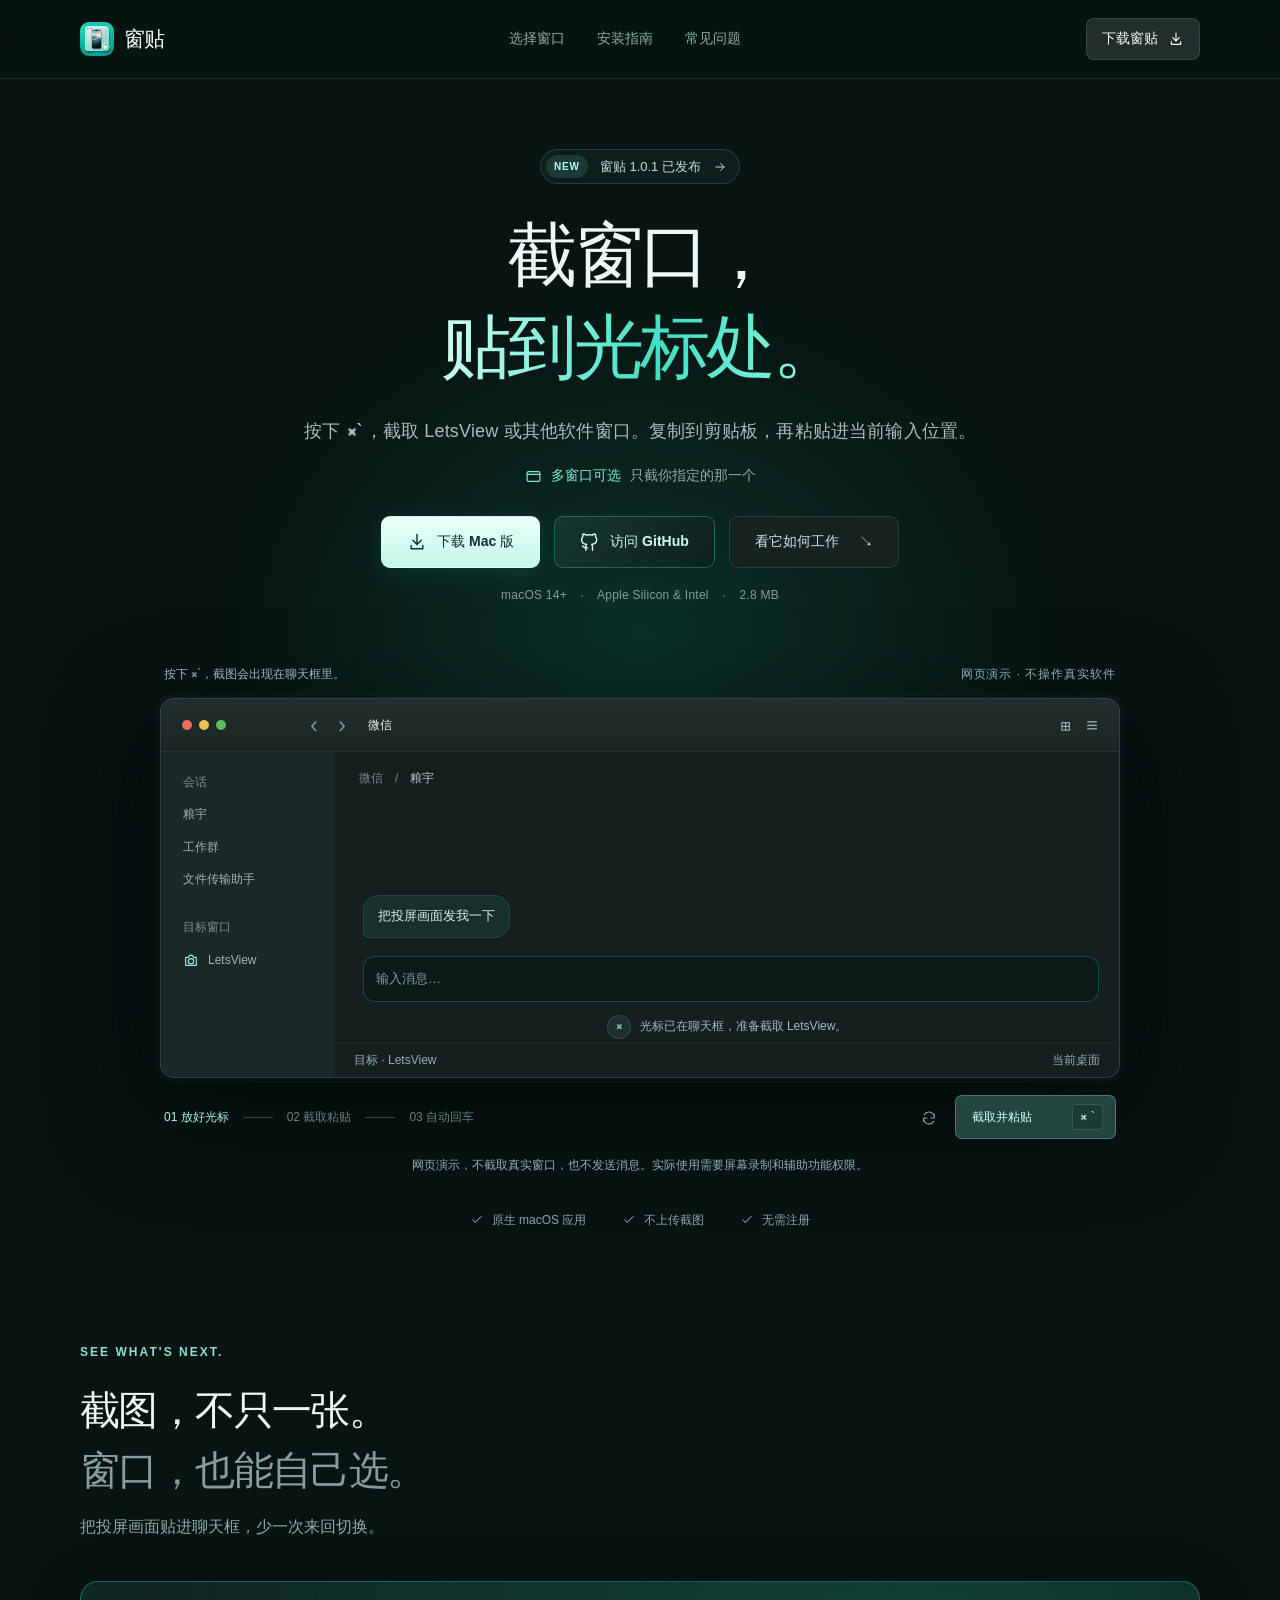
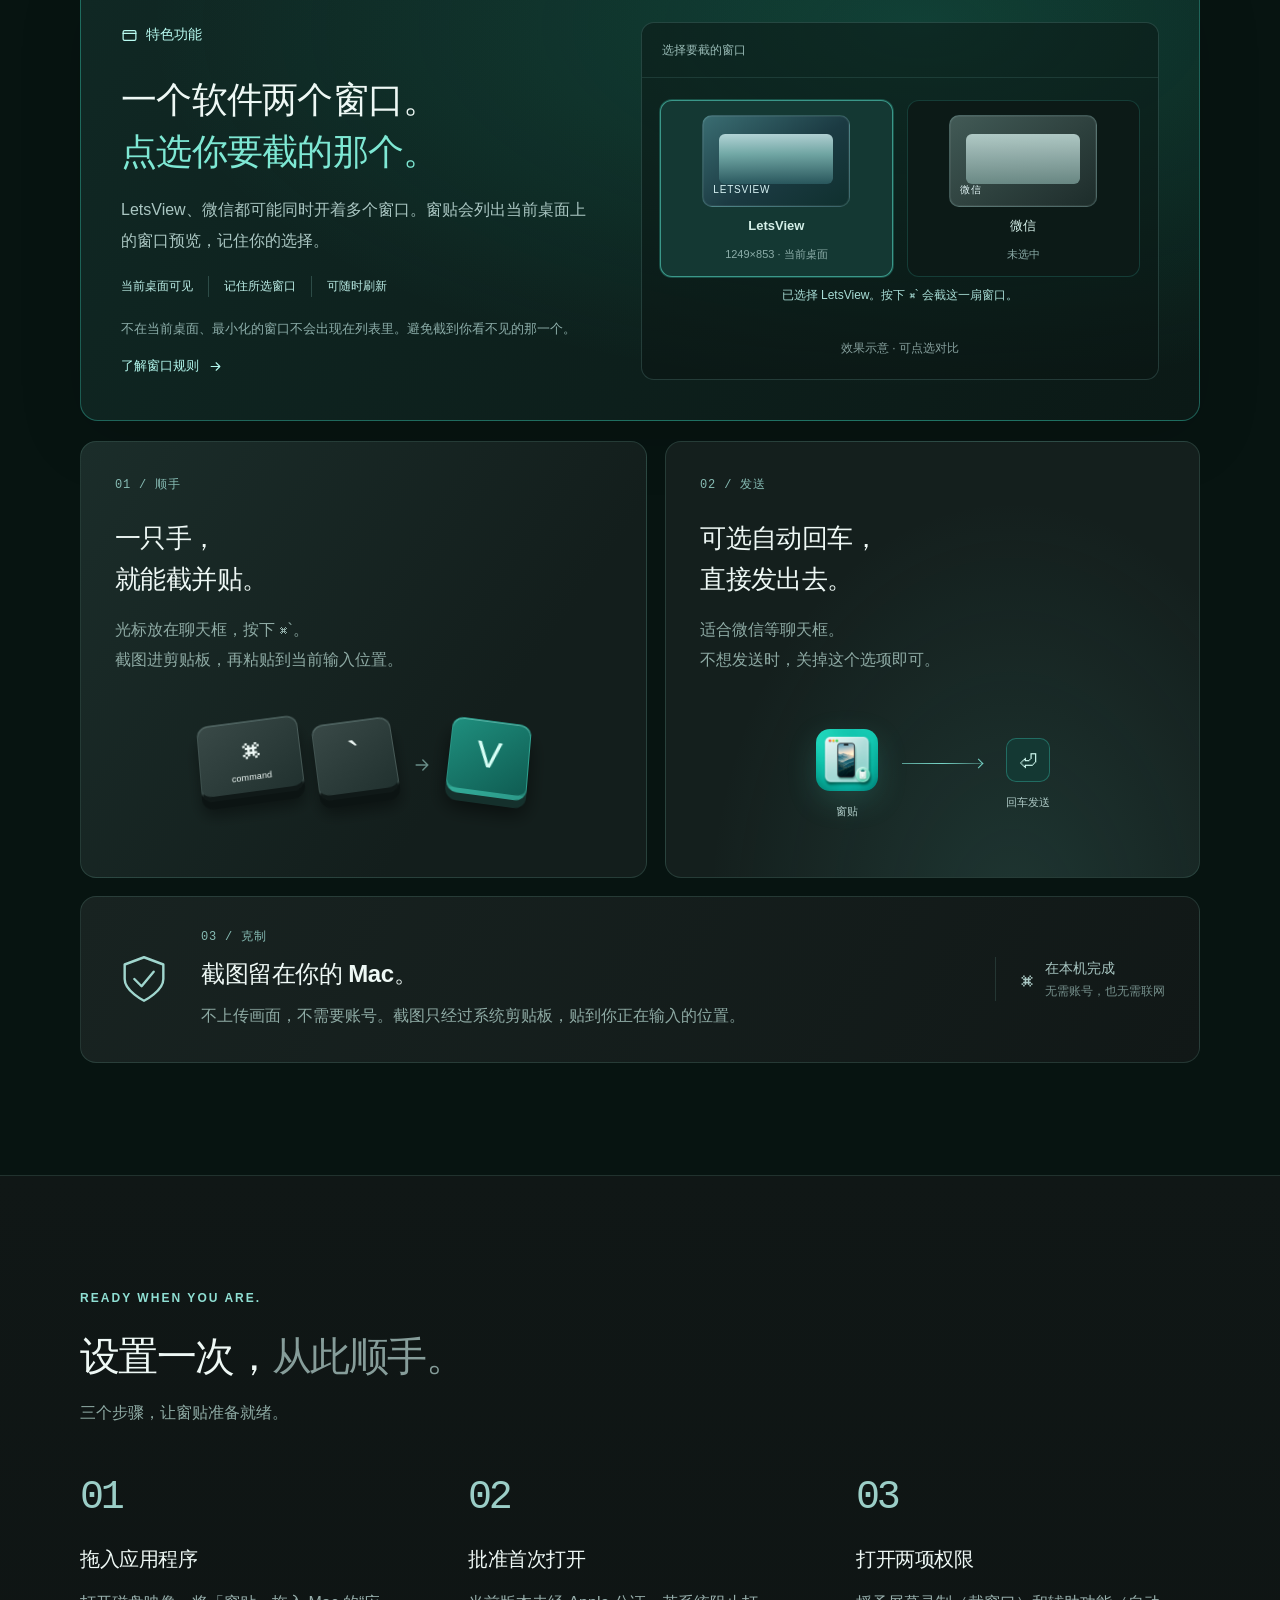
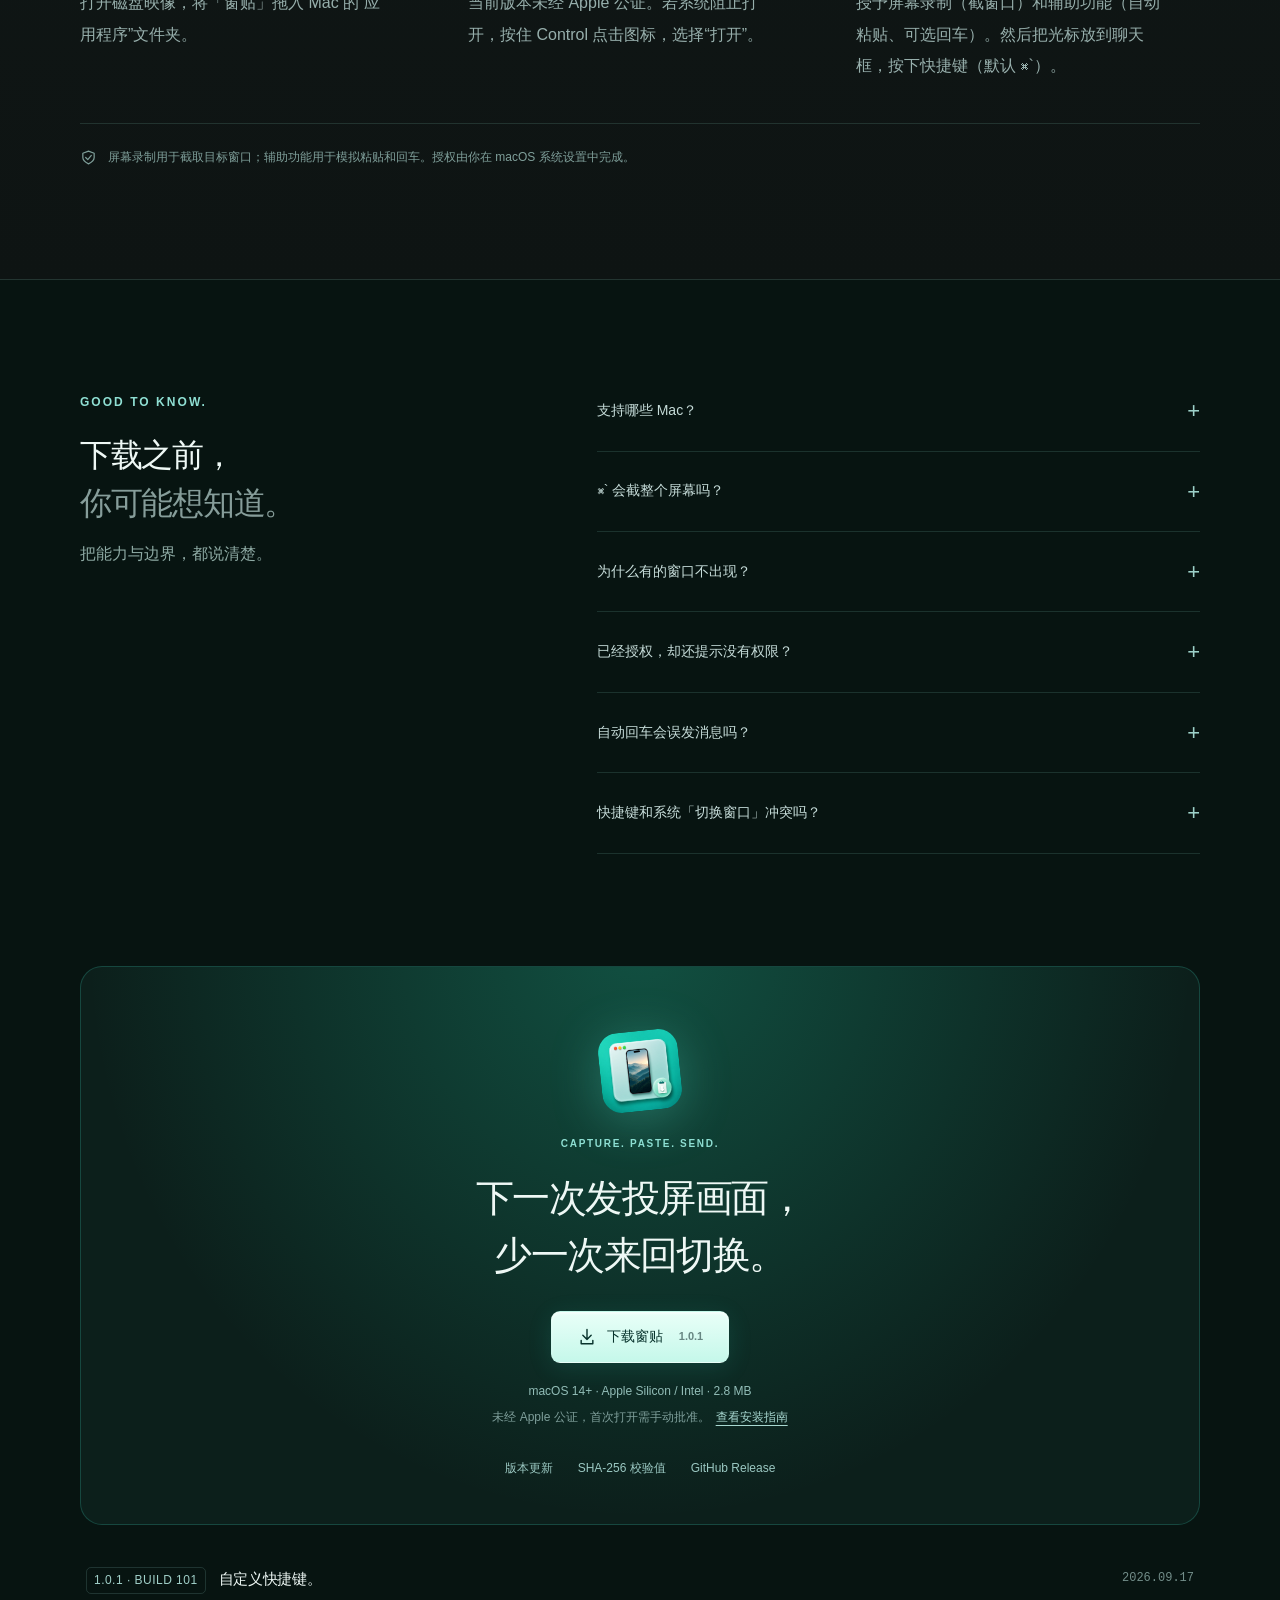
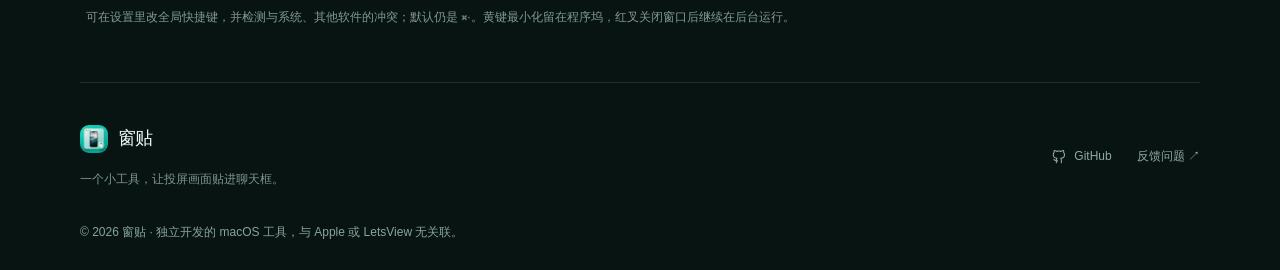
<file: docs/index.html>
<!doctype html>
<html lang="zh-CN">
<head>
  <meta charset="utf-8">
  <meta name="viewport" content="width=device-width,initial-scale=1">
  <meta name="theme-color" content="#071411">
  <meta name="description" content="窗贴，为 Mac 带来一键截取指定窗口并粘贴到当前光标的小工具。按下 ⌘`，截 LetsView 或其他软件窗口，复制到剪贴板，再粘贴进聊天框。">
  <meta property="og:title" content="窗贴 · 截窗口，贴到光标处。">
  <meta property="og:description" content="熟悉的 ⌘`。截取 LetsView 或其他窗口，粘贴到当前输入位置，可选自动回车发送。">
  <meta property="og:type" content="website">
  <title>窗贴 — 截窗口，贴到光标处。</title>
  <link rel="icon" type="image/png" href="app-icon.png">
  <link rel="stylesheet" href="styles.css?v=teal">
  <script src="script.js" defer></script>
</head>
<body>
  <a class="skip-link" href="#main">跳到主要内容</a>
  <svg class="icon-defs" xmlns="http://www.w3.org/2000/svg" aria-hidden="true"><defs>
    <symbol id="i-arrow" viewBox="0 0 24 24"><path d="M5 12h14M13 6l6 6-6 6"/></symbol>
    <symbol id="i-download" viewBox="0 0 24 24"><path d="M12 3v12m-5-5 5 5 5-5M5 16v4h14v-4"/></symbol>
    <symbol id="i-folder" viewBox="0 0 24 24"><path d="M3 7V5h7l2 3h9v12H3V7Z"/></symbol>
    <symbol id="i-check" viewBox="0 0 24 24"><path d="m5 12 4 4L19 6"/></symbol>
    <symbol id="i-shield" viewBox="0 0 24 24"><path d="m12 3 8 3v6c0 5-8 9-8 9S4 17 4 12V6l8-3Z"/><path d="m8 12 3 3 5-6"/></symbol>
    <symbol id="i-camera" viewBox="0 0 24 24"><path d="M4 8h4l2-3h4l2 3h4v12H4V8Z"/><circle cx="12" cy="14" r="4"/></symbol>
    <symbol id="i-github" viewBox="0 0 24 24"><path d="M9 19c-4 1-4-2-6-2m12 5v-4c0-1 .1-2-1-3 3-.4 6-1.5 6-6 0-1.3-.5-2.5-1.3-3.3.1-.8.1-2-.3-3.2 0 0-1.2-.4-3.8 1.3a13 13 0 0 0-7.2 0C4.8 2.1 3.6 2.5 3.6 2.5c-.4 1.2-.4 2.4-.3 3.2A4.9 4.9 0 0 0 2 9c0 4.5 3 5.6 6 6-1 .8-1 2-1 3v4"/></symbol>
    <symbol id="i-refresh" viewBox="0 0 24 24"><path d="M20 7v5h-5M4 17v-5h5M5.1 7a8 8 0 0 1 13.2-1L20 9M4 15l1.7 3A8 8 0 0 0 19 17"/></symbol>
    <symbol id="i-window" viewBox="0 0 24 24"><rect x="3" y="5" width="18" height="14" rx="2"/><path d="M3 9h18"/></symbol>
  </defs></svg>
  <header class="site-header">
    <nav class="nav shell" aria-label="主导航">
      <a class="brand" href="#" aria-label="窗贴首页"><img src="app-icon.png" alt="" width="34" height="34"><span>窗贴</span></a>
      <div class="nav-links"><a href="#windows">选择窗口</a><a href="#install">安装指南</a><a href="#faq">常见问题</a></div>
      <a class="nav-download" href="#download">下载窗贴 <svg class="icon"><use href="#i-download"/></svg></a>
    </nav>
  </header>
  <main id="main">
    <section class="hero shell" aria-labelledby="hero-title">
      <a href="#release-notes" class="release-pill"><span>NEW</span> 窗贴 1.0.1 已发布 <svg class="icon"><use href="#i-arrow"/></svg></a>
      <h1 id="hero-title">截窗口，<br><span>贴到光标处。</span></h1>
      <p class="hero-description">按下 <kbd>⌘`</kbd>，截取 LetsView 或其他软件窗口。<br class="mobile-break">复制到剪贴板，再粘贴进当前输入位置。</p>
      <a class="hero-feature" href="#windows"><svg class="icon"><use href="#i-window"/></svg><strong>多窗口可选</strong><span>只截你指定的那一个</span></a>
      <div class="hero-actions"><a class="button button-primary" href="窗贴-1.0.1.dmg" download><svg class="icon"><use href="#i-download"/></svg>下载 Mac 版</a><a class="button button-github" href="https://github.com/Terry1238832/WindowPaste" target="_blank" rel="noopener noreferrer"><svg class="icon"><use href="#i-github"/></svg>访问 GitHub</a><a class="button button-secondary" href="#demo">看它如何工作 <span aria-hidden="true">↘</span></a></div>
      <p class="compatibility">macOS 14+ <span>·</span> Apple Silicon & Intel <span>·</span> 2.8 MB</p>
      <div class="demo-wrap" id="demo">
        <div class="demo-heading"><span>按下 ⌘`，截图会出现在聊天框里。</span><span class="demo-kind">网页演示 · 不操作真实软件</span></div>
        <div class="finder" data-phase="ready">
          <div class="finder-toolbar"><div class="traffic-lights" aria-hidden="true"><i></i><i></i><i></i></div><div class="toolbar-arrows" aria-hidden="true">‹ &nbsp; ›</div><span class="finder-title">微信</span><div class="toolbar-view" aria-hidden="true">⊞ &nbsp; ≡</div></div>
          <div class="finder-content">
            <aside class="finder-sidebar" aria-label="演示中的会话"><p>会话</p><div class="sidebar-item" data-location="source">粮宇</div><div class="sidebar-extra">工作群</div><div class="sidebar-extra">文件传输助手</div><p class="sidebar-tag-title">目标窗口</p><div class="sidebar-item" data-location="destination"><svg class="icon"><use href="#i-camera"/></svg>LetsView</div></aside>
            <div class="finder-workspace">
              <div class="folder-breadcrumb"><span>微信</span><span>/</span><span class="breadcrumb-current">粮宇</span></div>
              <div class="chat-demo">
                <div class="chat-bubble incoming">把投屏画面发我一下</div>
                <div class="chat-bubble outgoing sent-image" hidden>
                  <div class="shot-thumb" aria-hidden="true"><span>LetsView</span></div>
                </div>
              </div>
              <div class="composer">
                <div class="composer-shot" hidden><div class="shot-thumb compact" aria-hidden="true"><span>LetsView</span></div></div>
                <span class="composer-placeholder" id="composer-placeholder">输入消息…</span>
              </div>
              <div class="demo-status"><span class="status-symbol" aria-hidden="true">⌘</span><span id="demo-status-text" role="status" aria-live="polite">光标已在聊天框，准备截取 LetsView。</span></div>
              <div class="finder-bottom"><span id="finder-count">目标 · LetsView</span><span>当前桌面</span></div>
            </div>
          </div>
        </div>
        <div class="demo-controls"><div class="demo-steps" aria-label="演示进度"><span data-step="ready" class="active">01 放好光标</span><i></i><span data-step="pasted">02 截取粘贴</span><i></i><span data-step="sent">03 自动回车</span></div><div class="demo-buttons"><button class="demo-reset" type="button" aria-label="重置演示" title="重置演示"><svg class="icon"><use href="#i-refresh"/></svg></button><button id="demo-action" type="button"><span class="action-label">截取并粘贴</span><kbd class="action-key">⌘ `</kbd></button></div></div>
        <p class="demo-disclaimer">网页演示，不截取真实窗口，也不发送消息。实际使用需要屏幕录制和辅助功能权限。</p>
      </div>
      <div class="trust-line"><span><svg class="icon"><use href="#i-check"/></svg>原生 macOS 应用</span><span><svg class="icon"><use href="#i-check"/></svg>不上传截图</span><span><svg class="icon"><use href="#i-check"/></svg>无需注册</span></div>
    </section>
    <section class="features shell section" id="features" aria-labelledby="features-title">
      <div class="section-heading"><p class="eyebrow">SEE WHAT'S NEXT.</p><h2 id="features-title">截图，不只一张。<br><span>窗口，也能自己选。</span></h2><p>把投屏画面贴进聊天框，少一次来回切换。</p></div>
      <article class="dimming-spotlight reveal" id="windows" aria-labelledby="windows-title">
        <div class="dimming-copy"><span class="signature-badge"><svg class="icon"><use href="#i-window"/></svg>特色功能</span><h3 id="windows-title">一个软件两个窗口。<br><span>点选你要截的那个。</span></h3><p>LetsView、微信都可能同时开着多个窗口。窗贴会列出当前桌面上的窗口预览，记住你的选择。</p><div class="dimming-points"><span>当前桌面可见</span><span>记住所选窗口</span><span>可随时刷新</span></div><p class="dimming-scope">不在当前桌面、最小化的窗口不会出现在列表里。避免截到你看不见的那一个。</p><a class="dimming-link" href="#faq-windows">了解窗口规则 <svg class="icon"><use href="#i-arrow"/></svg></a></div>
        <div class="dimming-compare" data-dimmed="false">
          <div class="compare-toolbar"><span>选择要截的窗口</span></div>
          <div class="window-pick">
            <button class="window-card selected" type="button" data-pick="letsview">
              <div class="shot-thumb"><span>LetsView</span></div>
              <strong>LetsView</strong>
              <small>1249×853 · 当前桌面</small>
            </button>
            <button class="window-card" type="button" data-pick="wechat">
              <div class="shot-thumb muted"><span>微信</span></div>
              <strong>微信</strong>
              <small>未选中</small>
            </button>
          </div>
          <p id="dim-preview-status" class="compare-status" role="status" aria-live="polite">已选择 LetsView。按下 ⌘` 会截这一扇窗口。</p>
          <p class="compare-footnote">效果示意 · 可点选对比</p>
        </div>
      </article>
      <div class="feature-grid">
        <article class="feature-card shortcut-card reveal"><div class="card-copy"><span class="card-index">01 / 顺手</span><h3>一只手，<br>就能截并贴。</h3><p>光标放在聊天框，按下 ⌘`。<br>截图进剪贴板，再粘贴到当前输入位置。</p></div><div class="key-scene" aria-hidden="true"><div class="keycap command-key">⌘<small>command</small></div><div class="keycap letter-key">`</div><svg class="key-arrow icon"><use href="#i-arrow"/></svg><div class="keycap letter-key purple-key">V</div></div></article>
        <article class="feature-card native-card reveal"><div class="card-copy"><span class="card-index">02 / 发送</span><h3>可选自动回车，<br>直接发出去。</h3><p>适合微信等聊天框。<br>不想发送时，关掉这个选项即可。</p></div><div class="native-flow" aria-hidden="true"><div class="flow-app"><img src="app-icon.png" alt="" width="62" height="62"><span>窗贴</span></div><span class="flow-line"></span><div class="flow-end"><span class="return-key">⏎</span><span>回车发送</span></div></div></article>
        <article class="feature-card privacy-card reveal"><div class="privacy-icon"><svg class="icon"><use href="#i-shield"/></svg></div><div class="card-copy"><span class="card-index">03 / 克制</span><h3>截图留在你的 Mac。</h3><p>不上传画面，不需要账号。截图只经过系统剪贴板，贴到你正在输入的位置。</p></div><div class="local-label"><span aria-hidden="true">⌘</span><div>在本机完成<small>无需账号，也无需联网</small></div></div></article>
      </div>
    </section>
    <section class="install-section section" id="install" aria-labelledby="install-title"><div class="shell"><div class="section-heading"><p class="eyebrow">READY WHEN YOU ARE.</p><h2 id="install-title">设置一次，<span>从此顺手。</span></h2><p>三个步骤，让窗贴准备就绪。</p></div><ol class="install-steps"><li class="reveal"><span class="step-number">01</span><h3>拖入应用程序</h3><p>打开磁盘映像，将「窗贴」拖入 Mac 的“应用程序”文件夹。</p></li><li class="reveal"><span class="step-number">02</span><h3>批准首次打开</h3><p>当前版本未经 Apple 公证。若系统阻止打开，按住 Control 点击图标，选择“打开”。</p></li><li class="reveal"><span class="step-number">03</span><h3>打开两项权限</h3><p>授予屏幕录制（截窗口）和辅助功能（自动粘贴、可选回车）。然后把光标放到聊天框，按下快捷键（默认 ⌘`）。</p></li></ol><div class="permission-note"><svg class="icon"><use href="#i-shield"/></svg><p>屏幕录制用于截取目标窗口；辅助功能用于模拟粘贴和回车。授权由你在 macOS 系统设置中完成。</p></div></div></section>
    <section class="faq-section shell section" id="faq" aria-labelledby="faq-title"><div class="faq-intro"><p class="eyebrow">GOOD TO KNOW.</p><h2 id="faq-title">下载之前，<br><span>你可能想知道。</span></h2><p>把能力与边界，都说清楚。</p></div><div class="faq-list"><details><summary>支持哪些 Mac？<span aria-hidden="true">+</span></summary><p>提供 Apple Silicon 与 Intel 通用安装包，需要 macOS 14 或更新版本。建议先用 LetsView 或微信确认你的使用环境。</p></details><details><summary>⌘` 会截整个屏幕吗？<span aria-hidden="true">+</span></summary><p>不会。默认截取 LetsView 窗口；你也可以在设置里改成其他正在运行的软件，并点选具体窗口。</p></details><details id="faq-windows"><summary>为什么有的窗口不出现？<span aria-hidden="true">+</span></summary><p>列表只显示当前桌面上能看见的窗口。其他桌面、最小化的窗口不会列出，避免截到你看不到的画面。</p></details><details><summary>已经授权，却还提示没有权限？<span aria-hidden="true">+</span></summary><p>旧签名或另一份同名应用可能导致授权不匹配。请退出旧版本，在系统设置的屏幕录制、辅助功能列表中移除旧记录，再添加正在使用的「窗贴」。</p></details><details><summary>自动回车会误发消息吗？<span aria-hidden="true">+</span></summary><p>默认关闭。打开后，粘贴截图再稍等片刻会按一次回车，适合微信等聊天框。在普通文档里如果不希望发送或换行，请关掉这个选项。</p></details><details><summary>快捷键和系统「切换窗口」冲突吗？<span aria-hidden="true">+</span></summary><p>默认 ⌘`（Command+·）会占用系统自带的「切换当前应用窗口」。可在设置里改成别的组合；若与系统或其他软件冲突，窗贴不会保存。退出窗贴后，系统快捷键恢复。</p></details></div></section>
    <section class="download-section shell" id="download" aria-labelledby="download-title"><div class="download-glow" aria-hidden="true"></div><img class="download-icon" src="app-icon.png" alt="窗贴应用图标" width="80" height="80"><p class="eyebrow">CAPTURE. PASTE. SEND.</p><h2 id="download-title">下一次发投屏画面，<br>少一次来回切换。</h2><a class="button button-primary" href="窗贴-1.0.1.dmg" download><svg class="icon"><use href="#i-download"/></svg>下载窗贴 <span>1.0.1</span></a><p class="download-meta">macOS 14+ · Apple Silicon / Intel · 2.8 MB</p><p class="download-caveat">未经 Apple 公证，首次打开需手动批准。<a href="#install">查看安装指南</a></p><div class="release-links"><a href="#release-notes">版本更新</a><a href="SHA256SUMS.txt">SHA-256 校验值</a><a href="https://github.com/Terry1238832/WindowPaste/releases/tag/v1.0.1">GitHub Release</a></div></section>
    <section class="release-section shell" id="release-notes"><div><span class="outline-badge">1.0.1 · BUILD 101</span><h3>自定义快捷键。</h3><p>可在设置里改全局快捷键，并检测与系统、其他软件的冲突；默认仍是 ⌘·。黄键最小化留在程序坞，红叉关闭窗口后继续在后台运行。</p></div><time datetime="2026-09-17">2026.09.17</time></section>
  </main>
  <footer class="footer shell"><div><a class="brand" href="#"><img src="app-icon.png" alt="" width="28" height="28"><span>窗贴</span></a><p>一个小工具，让投屏画面贴进聊天框。</p></div><div class="footer-links"><a href="https://github.com/Terry1238832/WindowPaste" target="_blank" rel="noopener noreferrer"><svg class="icon"><use href="#i-github"/></svg>GitHub</a><a href="https://github.com/Terry1238832/WindowPaste/issues" target="_blank" rel="noopener noreferrer">反馈问题 ↗</a></div><p class="footer-note">© 2026 窗贴 · 独立开发的 macOS 工具，与 Apple 或 LetsView 无关联。</p></footer>
</body>
</html>
</file>
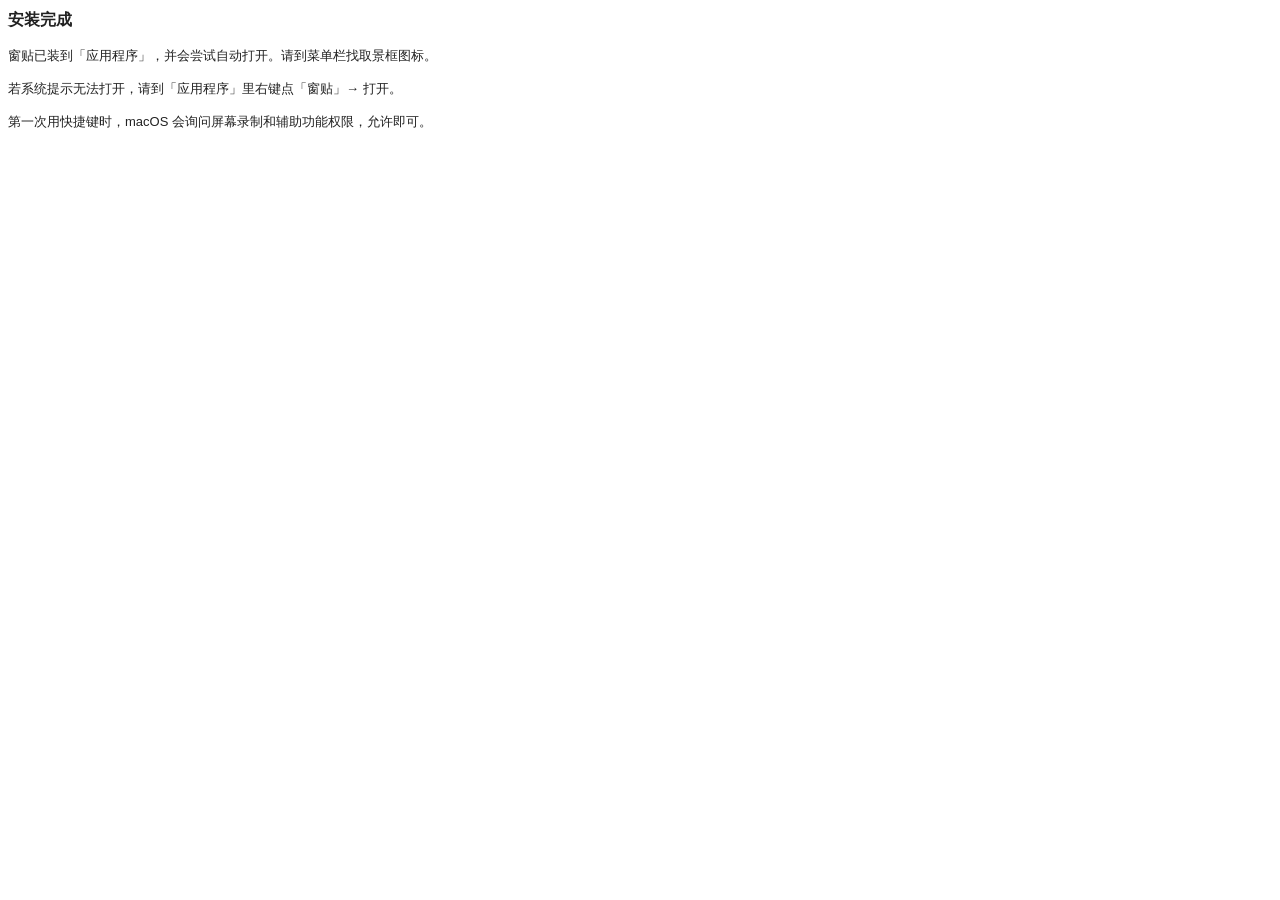
<file: WindowPaste/packaging/Resources/conclusion.html>
<!DOCTYPE html>
<html lang="zh-Hans">
<head>
<meta charset="utf-8">
<title>完成</title>
<style>
  body { font-family: -apple-system, BlinkMacSystemFont, "PingFang SC", sans-serif; font-size: 13px; line-height: 1.55; color: #222; }
  h2 { font-size: 16px; margin: 0 0 10px; }
</style>
</head>
<body>
<h2>安装完成</h2>
<p>窗贴已装到「应用程序」，并会尝试自动打开。请到菜单栏找取景框图标。</p>
<p>若系统提示无法打开，请到「应用程序」里右键点「窗贴」→ 打开。</p>
<p>第一次用快捷键时，macOS 会询问屏幕录制和辅助功能权限，允许即可。</p>
</body>
</html>
</file>
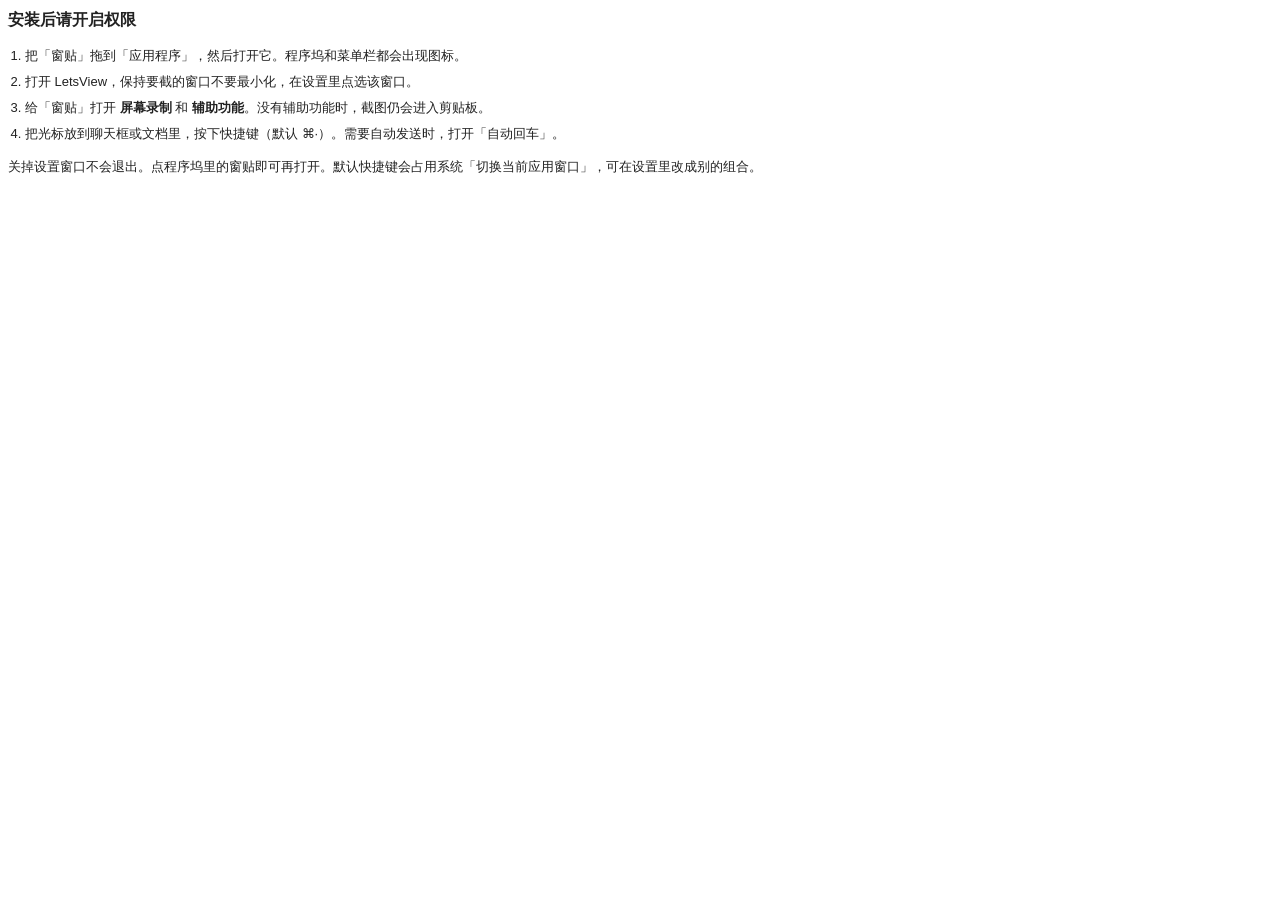
<file: WindowPaste/packaging/Resources/readme.html>
<!DOCTYPE html>
<html lang="zh-Hans">
<head>
<meta charset="utf-8">
<title>使用说明</title>
<style>
  body { font-family: -apple-system, BlinkMacSystemFont, "PingFang SC", sans-serif; font-size: 13px; line-height: 1.55; color: #222; }
  h2 { font-size: 16px; margin: 0 0 10px; }
  ol { padding-left: 1.3em; }
  li { margin: 6px 0; }
</style>
</head>
<body>
<h2>安装后请开启权限</h2>
<ol>
  <li>把「窗贴」拖到「应用程序」，然后打开它。程序坞和菜单栏都会出现图标。</li>
  <li>打开 LetsView，保持要截的窗口不要最小化，在设置里点选该窗口。</li>
  <li>给「窗贴」打开 <b>屏幕录制</b> 和 <b>辅助功能</b>。没有辅助功能时，截图仍会进入剪贴板。</li>
  <li>把光标放到聊天框或文档里，按下快捷键（默认 ⌘·）。需要自动发送时，打开「自动回车」。</li>
</ol>
<p>关掉设置窗口不会退出。点程序坞里的窗贴即可再打开。默认快捷键会占用系统「切换当前应用窗口」，可在设置里改成别的组合。</p>
</body>
</html>
</file>
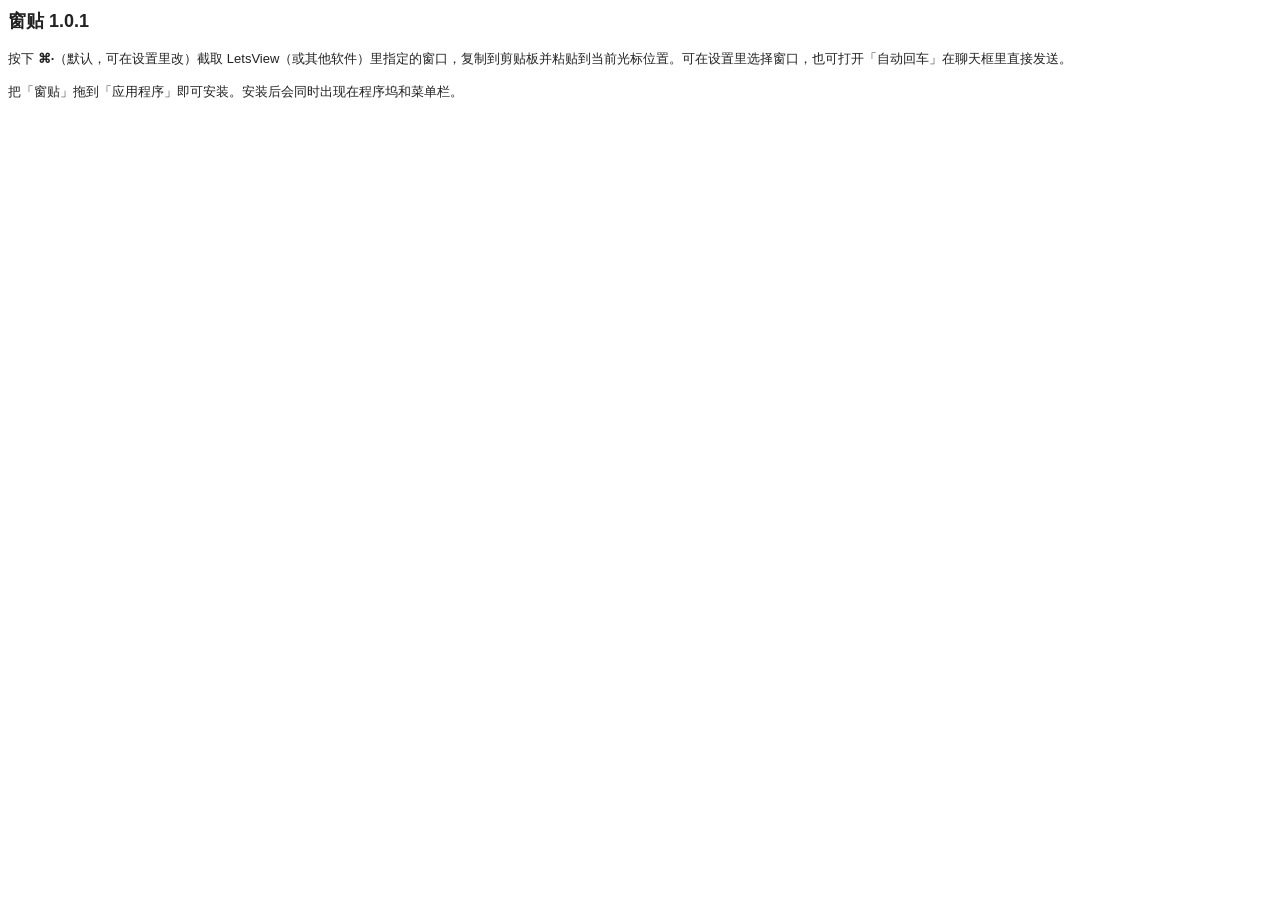
<file: WindowPaste/packaging/Resources/welcome.html>
<!DOCTYPE html>
<html lang="zh-Hans">
<head>
<meta charset="utf-8">
<title>欢迎</title>
<style>
  body { font-family: -apple-system, BlinkMacSystemFont, "PingFang SC", sans-serif; font-size: 13px; line-height: 1.55; color: #222; }
  h2 { font-size: 18px; margin: 0 0 10px; }
  code { font-family: ui-monospace, Menlo, monospace; }
</style>
</head>
<body>
<h2>窗贴 1.0.1</h2>
<p>按下 <b>⌘·</b>（默认，可在设置里改）截取 LetsView（或其他软件）里指定的窗口，复制到剪贴板并粘贴到当前光标位置。可在设置里选择窗口，也可打开「自动回车」在聊天框里直接发送。</p>
<p>把「窗贴」拖到「应用程序」即可安装。安装后会同时出现在程序坞和菜单栏。</p>
</body>
</html>
</file>
<file: docs/styles.css>
@charset "UTF-8";
:root{color-scheme:dark;--bg:#071411;--surface:#0f1c1a;--surface-light:#16302b;--text:#eef8f5;--muted:#8eaaa4;--line:rgba(150,230,210,.14);--purple:#5eead4;--purple-bright:#14b8a6;--ease:cubic-bezier(.22,1,.36,1);font-family:Inter,-apple-system,BlinkMacSystemFont,"SF Pro Display","PingFang SC","Microsoft YaHei",sans-serif;font-synthesis:none}
*{box-sizing:border-box}html{scroll-behavior:smooth;scroll-padding-top:100px}body{margin:0;background:var(--bg);color:var(--text);line-height:1.7;overflow-x:clip}::selection{background:#4fa89a;color:#fff}a{color:inherit;text-decoration:none}button{font:inherit;color:inherit;cursor:pointer}button,a{-webkit-tap-highlight-color:transparent}button:disabled{cursor:wait}button:focus-visible,a:focus-visible,summary:focus-visible{outline:3px solid var(--purple);outline-offset:5px}img{display:block;max-width:100%}h1,h2,h3,p{margin:0}h1,h2,h3{line-height:1.3;letter-spacing:-.04em}h3{letter-spacing:-.02em}svg.icon{width:20px;height:20px;fill:none;stroke:currentColor;stroke-width:1.7;stroke-linecap:round;stroke-linejoin:round;flex:none;vertical-align:middle}.icon-defs{position:absolute;width:0;height:0;overflow:hidden}.shell{width:min(1120px,calc(100% - 64px));margin-inline:auto}.skip-link{position:fixed;top:8px;left:16px;padding:10px 20px;background:var(--text);color:var(--bg);z-index:100;transform:translateY(-150%)}.skip-link:focus{transform:none}.site-header{position:sticky;top:0;z-index:30;background:rgba(12,16,15,.78);backdrop-filter:blur(22px);border-bottom:1px solid var(--line)}.nav{height:78px;display:flex;align-items:center;justify-content:space-between;gap:32px}.brand{display:inline-flex;gap:10px;align-items:center;font-size:21px;font-weight:700;letter-spacing:-.04em}.brand img{border-radius:9px}.nav-links{display:flex;gap:32px;font-size:14px;color:var(--muted)}.nav-links a:hover,.footer a:hover{color:white}.nav-download{display:flex;gap:10px;align-items:center;background:#212e2c;border:1px solid var(--line);padding:8px 15px;border-radius:8px;font-size:14px;transition:background .2s}.nav-download:hover{background:#303f3d}.nav-download .icon{width:16px;height:16px}.hero{position:relative;padding-top:70px;text-align:center}.hero:before{content:"";pointer-events:none;position:absolute;top:180px;left:10%;width:80%;height:750px;background:radial-gradient(ellipse,#45b7a624,transparent 66%);z-index:-1}.release-pill{display:inline-flex;align-items:center;gap:12px;padding:5px 12px 5px 5px;border:1px solid #92cdc430;border-radius:30px;color:#bedfda;background:#182f2b66;font-size:13px;line-height:1.5;transition:border-color .2s}.release-pill:hover{border-color:#a2fff0}.release-pill>span{padding:4px 8px;border-radius:20px;background:#6bc9ba29;color:#acfff2;font-size:10px;font-weight:700;letter-spacing:.08em}.release-pill .icon{width:14px;height:14px}.hero h1{font-size:clamp(44px,5.5vw,74px);font-weight:650;line-height:1.3;margin:25px 0 22px;letter-spacing:-.05em}.hero h1>span{color:var(--purple);background:linear-gradient(105deg,#c4fff6 0%,#90edde 60%,#b5fff4 100%);background-clip:text;-webkit-text-fill-color:transparent}.hero-description{font-size:18px;line-height:1.9;color:#acbab8;letter-spacing:.01em}kbd{font:inherit}.hero-description kbd{color:#e2f6f3;margin-inline:2px}.mobile-break{display:none}.hero-actions{display:flex;justify-content:center;gap:14px;margin-top:28px}.button{min-height:52px;display:inline-flex;align-items:center;justify-content:center;gap:10px;padding:13px 25px;border:1px solid transparent;border-radius:9px;font-size:15px;font-weight:600;transition:transform .25s var(--ease),box-shadow .25s,background .25s}.button:hover{transform:translateY(-3px)}.button-primary{background:#ecfbf9;color:#18312d;box-shadow:0 2px 2px #fff8 inset,0 5px 25px #a1faec14}.button-primary:hover{background:#fff;box-shadow:0 8px 35px #a1faec30}.button-secondary{border-color:var(--line);background:#172321;color:#ccdfdc}.button-secondary span{margin-left:10px}.compatibility{margin-top:17px;color:#879d9a;font-size:12px;letter-spacing:.02em}.compatibility>span{margin:0 10px}.demo-wrap{max-width:960px;margin:59px auto 0;text-align:left;scroll-margin-top:108px}.demo-heading{display:flex;justify-content:space-between;align-items:center;margin-bottom:13px;padding:0 4px;font-size:13px;color:#9eb8b4}.demo-kind{font-size:11px;letter-spacing:.08em;color:#8eafaa}.finder{border-radius:14px;overflow:hidden;background:#161f1e;border:1px solid #8fc0b938;box-shadow:0 0 0 5px #1a302c29,0 30px 100px #0008,0 1px 0 #cafff729 inset}.finder-toolbar{display:flex;align-items:center;height:53px;background:linear-gradient(#222e2c,#1b2624);border-bottom:1px solid #ffffff09;padding:0 21px;gap:22px}.traffic-lights{display:flex;gap:7px}.traffic-lights i{width:10px;height:10px;border-radius:50%;background:#ef6c64}.traffic-lights i:nth-child(2){background:#efbc50}.traffic-lights i:nth-child(3){background:#5abe65}.toolbar-arrows{color:#7d9390;font-size:24px;line-height:1;margin-left:62px}.finder-title{font-size:13px;font-weight:600}.toolbar-view{margin-left:auto;color:#93a6a3;font-size:20px}.finder-content{display:flex;min-height:268px}.finder-sidebar{width:174px;flex:none;background:#1a2927;padding:20px 12px;color:#a3b3b1}.finder-sidebar p{font-size:10px;padding-left:10px;color:#788f8c;margin-bottom:7px}.sidebar-item,.sidebar-extra{display:flex;align-items:center;gap:9px;font-size:12px;padding:5px 10px;border-radius:5px;margin-bottom:2px}.sidebar-item .icon,.sidebar-extra .icon{width:16px;height:16px;color:#93f2e3}.sidebar-extra>span{width:16px;display:inline-block}.finder[data-phase="selected"] [data-location="source"],.finder[data-phase="cut"] [data-location="source"],.finder[data-phase="moving"] [data-location="destination"],.finder[data-phase="moved"] [data-location="destination"]{background:#95e2d622;color:#ddfaf6}.finder-sidebar .sidebar-tag-title{margin-top:23px}.tag-dot{width:8px!important;height:8px;border-radius:50%;background:#9be9dd;margin:4px}.finder-workspace{position:relative;flex:1;padding:16px 24px 34px;min-width:0}.folder-breadcrumb{display:flex;gap:12px;color:#788987;font-size:11px}.breadcrumb-current{color:#bccecb}.demo-files{display:flex;justify-content:center;gap:26px;margin:20px auto 15px;max-width:480px;transition:transform .5s var(--ease),opacity .3s}.demo-file{display:flex;flex-direction:column;align-items:center;gap:9px;padding:10px 15px;border:1px solid #93e4d748;border-radius:9px;background:#54aa9d18;min-width:120px;transition:background .4s,border-color .4s,transform .5s}.file-icon{width:58px;height:69px;border-radius:5px 12px 5px 5px;display:flex;flex-direction:column;align-items:center;justify-content:space-between;box-shadow:0 5px 9px #0003;overflow:hidden}.file-letter{font-size:29px;line-height:1.4;font-weight:550;padding-top:2px;letter-spacing:-.05em}.file-icon small{font-size:8px;letter-spacing:.11em;background:#00000012;align-self:stretch;text-align:center;padding:2px}.file-design{background:linear-gradient(145deg,#cafff7,#8ae5d7);color:#349284}.file-pdf{background:linear-gradient(145deg,#f6d6c8,#e0a58e);color:#984d34}.file-text{background:linear-gradient(145deg,#d7e2e5,#acbfc5);color:#476b69}.text-lines{height:30px;width:32px;margin-top:13px;background:repeating-linear-gradient(to bottom,#66848299 0 2px,transparent 2px 7px)}.file-name{font-size:11px;color:#d4efeb;white-space:nowrap}.demo-status{display:flex;align-items:center;justify-content:center;gap:9px;font-size:12px;color:#9ebdb8;min-height:33px}.status-symbol{color:#9cefe2;background:#84d7cb16;border:1px solid #90c3bc2e;width:24px;height:24px;border-radius:50%;display:grid;place-items:center}.finder-bottom{position:absolute;bottom:0;left:0;right:0;display:flex;justify-content:space-between;padding:7px 19px;border-top:1px solid #ffffff08;color:#798f8c;font-size:10px}.finder[data-phase="cut"] .demo-file{border-color:#a2fff1;background:#68c4b624}.finder[data-phase="cut"] .demo-status{color:#b7f5ec}.finder[data-phase="moving"] .demo-files{transform:translateX(70px);opacity:0}.finder[data-phase="moved"] .demo-file{border-color:#9bd9b030;background:#5a9a7310}.finder[data-phase="moved"] .status-symbol{color:#a5d7b2;border-color:#a5d7b230;background:#70b58d12}.finder[data-phase="moved"] .demo-status{color:#aecfbb}.demo-controls{padding:17px 4px 0;display:flex;align-items:center;justify-content:space-between;gap:12px}.demo-steps{display:flex;align-items:center;gap:14px;color:#677f7b;font-size:12px}.demo-steps i{height:1px;width:30px;background:#2c4642}.demo-steps .active{color:#a8f4e8}.demo-buttons{display:flex;align-items:center;gap:12px}#demo-action{display:flex;align-items:center;gap:15px;padding:8px 12px 8px 16px;border:1px solid #83d7cb5c;background:#234540;border-radius:7px;color:#d3fff9;font-size:12px;min-width:161px;justify-content:space-between;transition:background .2s}#demo-action:hover{background:#315e58}.action-key{font-size:13px;border:1px solid #9ec5c035;border-radius:4px;padding:1px 7px;background:#0c1c1a44;white-space:nowrap}.demo-reset{border:0;background:transparent;color:#8bada8;padding:6px;line-height:1}.demo-reset .icon{width:16px;height:16px}.demo-reset:hover{color:white}.demo-disclaimer{text-align:center;font-size:11px;color:#758f8b;margin-top:16px}.trust-line{display:flex;align-items:center;justify-content:center;gap:36px;color:#8ea5a2;font-size:12px;margin:34px 0 0}.trust-line span{display:flex;align-items:center;gap:8px}.trust-line .icon{width:14px;height:14px;color:#9cc9c2}.section{padding-block:112px}.section-heading{margin-bottom:40px}.eyebrow{color:#8fdfd3;font-size:11px;font-weight:600;letter-spacing:.17em;margin-bottom:18px}.section-heading h2,.faq-intro h2{font-size:40px;font-weight:550;line-height:1.5}.section-heading h2 span,.faq-intro h2 span{color:#869d9a}.section-heading>p:last-child,.faq-intro>p:last-child{color:var(--muted);font-size:16px;margin-top:13px}.feature-grid{display:grid;grid-template-columns:1.06fr 1fr;gap:18px}.feature-card{border:1px solid var(--line);border-radius:16px;overflow:hidden;background:linear-gradient(125deg,#1b2d2a,#131e1c 70%);position:relative}.card-copy{padding:33px 34px}.card-index{font-family:monospace;font-size:11px;letter-spacing:.07em;color:#87bcb4;display:block;margin-bottom:22px}.feature-card h3{font-size:26px;font-weight:550;line-height:1.6}.feature-card p{font-size:14px;color:var(--muted);margin-top:14px;line-height:1.9}.key-scene{height:168px;display:flex;gap:14px;justify-content:center;align-items:flex-start;padding-top:9px;perspective:700px}.keycap{position:relative;border:1px solid #90a9a63b;border-bottom:5px solid #101918;background:linear-gradient(145deg,#394947,#21312f);box-shadow:0 8px 0 #0c1413,0 15px 15px #0006,inset 0 1px 0 #b9e0da32;border-radius:12px;transform:rotateX(15deg) rotateZ(-8deg);display:flex;flex-direction:column;justify-content:center;align-items:center;width:80px;height:80px;font-size:38px;line-height:1.1;transition:transform .4s var(--ease)}.command-key{width:102px}.keycap small{font-size:9px;letter-spacing:.01em;margin-top:5px}.key-arrow{align-self:center;margin-top:-65px;color:#698e89;width:26px!important}.purple-key{color:#bcfff5;background:linear-gradient(140deg,#5aa197,#2a625a);border-color:#8ac9c04d;transform:rotateX(15deg) rotateZ(8deg);box-shadow:0 8px 0 #15302c,0 15px 20px #0008,inset 0 1px 0 #befff555}.shortcut-card:hover .purple-key{transform:rotateX(15deg) rotateZ(3deg) translateY(5px)}.native-card{background:radial-gradient(ellipse at 65% 110%,#4a978c30,transparent 62%),#141f1d}.native-flow{height:168px;display:flex;align-items:center;justify-content:center;gap:24px;padding-bottom:35px}.flow-app,.flow-end{display:flex;flex-direction:column;align-items:center;gap:11px;font-size:11px;color:#adc9c5}.flow-app img{border-radius:14px;box-shadow:0 10px 30px #4acab530}.flow-line{width:80px;height:1px;background:linear-gradient(90deg,#589e93,#76d4c6,#3b655f);position:relative;margin-bottom:24px}.flow-line:after{content:"";position:absolute;right:0;top:-3px;border-right:1px solid #76d4c6;border-top:1px solid #76d4c6;width:6px;height:6px;transform:rotate(45deg)}.flow-end>.icon{width:60px;height:60px;padding:12px;background:#a9e2d90b;border:1px solid #93cec52e;border-radius:15px;color:#a6dbd3}.privacy-card{grid-column:1/-1;display:flex;align-items:center;background:linear-gradient(120deg,#182321,#111817);padding:30px 34px;gap:28px}.privacy-card .card-copy{padding:0;max-width:590px}.privacy-card .card-index{margin-bottom:8px}.privacy-card h3{font-size:24px}.privacy-card p{margin-top:8px}.privacy-icon .icon{width:58px;height:58px;color:#a0d6ce;stroke-width:1}.local-label{margin-left:auto;flex:none;color:#a9c7c3;font-size:14px;display:flex;align-items:center;gap:12px;padding-left:24px;border-left:1px solid var(--line)}.local-label>span{font-size:25px}.local-label small{display:block;font-size:11px;color:#758f8b}.experiment-note{display:flex;align-items:center;justify-content:space-between;gap:24px;padding:30px 4px 0}.outline-badge{display:inline-block;font-size:10px;letter-spacing:.04em;line-height:1.6;padding:3px 7px;border:1px solid #86c0b830;border-radius:5px;color:#a0cfc8}.experiment-note h3{font-size:17px;font-weight:500;display:inline;margin-left:12px}.experiment-note p{color:#859c99;font-size:13px;margin-top:9px}.experiment-note>a{flex:none;font-size:12px;color:#adede3;display:flex;gap:9px;align-items:center}.experiment-note .icon{width:15px;height:15px}.install-section{border-block:1px solid var(--line);background:linear-gradient(180deg,#101716,#0e1413)}.install-steps{list-style:none;display:grid;grid-template-columns:repeat(3,1fr);gap:44px;margin:0;padding:8px 0 0}.step-number{display:block;font:40px/1.2 ui-monospace,monospace;letter-spacing:-.08em;color:#9bcec7;margin-bottom:24px}.install-steps h3{font-size:20px;font-weight:550}.install-steps p{color:#97afac;font-size:14px;line-height:1.95;margin-top:15px;max-width:310px}.permission-note{display:flex;align-items:center;gap:11px;margin-top:42px;padding-top:23px;border-top:1px solid var(--line);font-size:12px;color:#7f9f9a}.permission-note .icon{width:17px;height:17px}.faq-section{display:grid;grid-template-columns:1fr 1.35fr;gap:70px}.faq-intro h2{font-size:32px}.faq-list details{border-bottom:1px solid var(--line)}.faq-list summary{list-style:none;padding:21px 0;cursor:pointer;display:flex;align-items:center;justify-content:space-between;gap:24px;font-size:15px;color:#c6dcd9}.faq-list details:first-child summary{padding-top:0}.faq-list summary::-webkit-details-marker{display:none}.faq-list summary>span{font-size:22px;font-weight:300;color:#9dd1c9;transition:transform .25s}.faq-list details[open] summary>span{transform:rotate(45deg)}.faq-list details p{font-size:14px;line-height:1.95;color:#95aeaa;padding:0 24px 22px 0}.faq-list details p a{display:block;color:#acf4e9;margin-top:10px}.download-section{position:relative;isolation:isolate;overflow:hidden;text-align:center;padding:64px 24px 45px;border:1px solid #6ebcb138;border-radius:22px;background:#101f1d}.download-glow{position:absolute;inset:0;z-index:-1;background:radial-gradient(ellipse at 50% -5%,#67d2c34a,transparent 70%)}.download-icon{margin:0 auto 24px;border-radius:20px;box-shadow:0 8px 50px #58e6ce4d;transform:rotate(-6deg);transition:transform .5s var(--ease)}.download-section:hover .download-icon{transform:rotate(0) translateY(-3px)}.download-section .eyebrow{font-size:10px}.download-section h2{font-size:38px;line-height:1.5;font-weight:550;margin-bottom:27px}.download-section .button span{font-size:11px;color:#678682;margin-left:6px}.download-meta{font-size:12px;color:#92bdb7;margin-top:18px}.download-caveat{font-size:12px;color:#7f9f9b;margin-top:6px}.download-caveat a{color:#a8d8d1;text-decoration:underline;text-underline-offset:4px;margin-left:6px}.release-links{display:flex;justify-content:center;gap:25px;margin-top:31px;font-size:12px;color:#9bc8c2}.release-links a:hover{color:#dbfaf5}.release-section{display:flex;align-items:flex-start;justify-content:space-between;gap:40px;margin-top:40px;padding:0 6px 55px;border-bottom:1px solid var(--line)}.release-section h3{display:inline;margin-left:13px;font-size:15px;font-weight:500}.release-section p{color:#829a97;font-size:12px;max-width:810px;margin-top:13px}.release-section time{font-family:monospace;color:#728d89;font-size:11px;flex:none;padding-top:3px}.footer{padding-block:40px 27px;display:flex;flex-wrap:wrap;justify-content:space-between;gap:25px}.footer .brand{font-size:18px}.footer>div>p{font-size:12px;color:#7f9693;margin-top:8px}.footer-links{display:flex;align-items:center;gap:25px;color:#91aaa7;font-size:12px}.footer-links a{display:flex;align-items:center;gap:7px}.footer-links .icon{width:15px;height:15px}.footer-note{width:100%;color:#647a77;font-size:10px;padding-top:8px}.report-page{max-width:860px;padding-top:70px;padding-bottom:80px}.report-page h1{font-size:40px;margin:20px 0}.report-page h2{font-size:24px;margin:36px 0 15px}.report-page p,.report-page li{color:#acc4c1;font-size:15px}.report-page ul{padding-left:23px}.report-page li{margin-bottom:12px}.report-page a{color:var(--purple);text-decoration:underline}.report-page .report-table-wrap{overflow-x:auto}.report-page table{width:100%;border-collapse:collapse;font-size:14px;margin-top:22px}.report-page th,.report-page td{padding:15px;text-align:left;vertical-align:top;border:1px solid var(--line)}.report-page th{background:#1a2c29}.report-page td{color:#acc4c1}.report-page code{background:#233936;border-radius:4px;padding:2px 5px;font-size:13px}.report-page pre{padding:20px;background:#172725;border-radius:10px;overflow:auto}.report-page pre code{background:none;padding:0}.report-meta{color:#7e9e9a!important;font-size:13px!important}.report-page .brand{text-decoration:none;color:var(--text)}
@media(min-width:768px){.motion-ready .reveal{opacity:0;transform:translateY(22px);transition:opacity .8s var(--ease),transform .8s var(--ease)}.motion-ready .reveal.is-visible{opacity:1;transform:none}.feature-grid .reveal:nth-child(2){transition-delay:100ms}.install-steps .reveal:nth-child(2){transition-delay:100ms}.install-steps .reveal:nth-child(3){transition-delay:200ms}}
@media(max-width:960px){.shell{width:calc(100% - 48px)}.privacy-icon{display:none}.privacy-card{gap:18px}.local-label{padding-left:18px}.experiment-note{align-items:flex-start}.experiment-note h3{display:block;margin:10px 0 0}.experiment-note>a{margin-top:40px}.faq-section{gap:36px}.key-scene{gap:10px}.keycap{width:65px;height:72px}.command-key{width:85px}.install-steps{gap:25px}.section-heading h2{font-size:36px}}
@media(max-width:680px){html{scroll-padding-top:86px}.shell{width:calc(100% - 36px)}.nav{height:66px;gap:12px}.brand{font-size:19px;gap:8px}.brand img{width:29px;height:29px}.nav-links{display:none}.nav-download{padding:7px 11px;font-size:12px}.hero{padding-top:48px}.hero h1{font-size:43px;margin-top:27px;margin-bottom:20px;line-height:1.4}.hero-description{font-size:15px;line-height:1.9}.mobile-break{display:block}.hero-actions{gap:10px;margin-top:24px}.button{padding:12px 17px;min-height:48px;font-size:13px;gap:8px}.button .icon{width:18px;height:18px}.compatibility{font-size:10px;margin-top:16px}.compatibility>span{margin:0 6px}.demo-wrap{margin-top:40px}.demo-heading{font-size:11px;margin-bottom:11px}.demo-kind{font-size:10px}.finder{border-radius:10px}.finder-toolbar{height:43px;padding:0 13px;gap:15px}.traffic-lights{gap:5px}.traffic-lights i{width:8px;height:8px}.toolbar-arrows{margin-left:0;font-size:20px}.finder-title{font-size:11px}.toolbar-view{font-size:18px}.finder-sidebar{display:none}.finder-content{min-height:245px}.finder-workspace{padding:13px 12px 34px}.demo-files{gap:7px;margin:18px auto 15px}.demo-file{min-width:0;flex:1;padding:8px 2px;border-radius:6px}.file-icon{width:47px;height:60px}.file-letter{font-size:25px}.file-name{font-size:9px}.file-icon small{font-size:7px}.folder-breadcrumb{font-size:10px}.demo-status{font-size:10px;gap:6px}.status-symbol{width:20px;height:20px}.finder-bottom{font-size:9px;padding:7px 13px}.demo-controls{padding-top:15px;gap:6px}.demo-steps{font-size:10px;gap:7px}.demo-steps i{width:9px}.demo-buttons{gap:4px}#demo-action{font-size:10px;gap:7px;min-width:129px;padding:8px 9px}.action-key{font-size:11px;padding:1px 4px}.demo-reset{padding:5px}.demo-reset .icon{width:14px;height:14px}.demo-disclaimer{font-size:10px;line-height:1.7;margin-top:15px}.trust-line{gap:17px;font-size:10px;margin-top:27px}.trust-line span{gap:4px}.trust-line .icon{width:12px;height:12px}.section{padding-block:72px}.section-heading{margin-bottom:30px}.eyebrow{font-size:10px;margin-bottom:14px}.section-heading h2,.faq-intro h2{font-size:29px;line-height:1.5}.section-heading>p:last-child,.faq-intro>p:last-child{font-size:14px}.feature-grid{grid-template-columns:1fr;gap:14px}.card-copy{padding:27px 26px}.feature-card h3{font-size:23px}.feature-card p{font-size:13px}.card-index{margin-bottom:16px;font-size:10px}.key-scene{height:140px;padding-top:0;gap:14px}.keycap{width:68px;height:72px}.command-key{width:90px}.key-arrow{margin-top:-52px}.native-flow{height:145px}.privacy-card{display:block;padding:27px 26px}.privacy-card .card-copy{padding:0}.privacy-card h3{font-size:22px}.local-label{margin:24px 0 0;padding:17px 0 0;border-left:0;border-top:1px solid var(--line)}.experiment-note{display:block;padding:27px 3px 0}.experiment-note h3{font-size:16px}.experiment-note p{font-size:12px;line-height:1.9}.experiment-note>a{margin-top:14px}.install-steps{grid-template-columns:1fr;gap:30px;padding-top:0}.install-steps li{position:relative;padding-left:58px}.step-number{position:absolute;left:0;top:2px;font-size:27px}.install-steps h3{font-size:18px}.install-steps p{font-size:13px;margin-top:9px;max-width:none}.permission-note{font-size:11px;align-items:flex-start;gap:9px;line-height:1.8;margin-top:30px;padding-top:20px}.permission-note .icon{margin-top:2px}.faq-section{grid-template-columns:1fr;gap:31px}.faq-list summary{font-size:14px;padding:20px 0}.faq-list details p{font-size:13px;padding-right:8px}.download-section{padding:46px 18px 32px;border-radius:16px}.download-icon{width:66px;height:66px;border-radius:17px;margin-bottom:21px}.download-section h2{font-size:28px;margin-bottom:24px}.download-meta{font-size:10px}.download-caveat{font-size:10px;line-height:1.8;margin-top:9px}.download-caveat a{display:block;margin-left:0}.release-links{font-size:11px;gap:22px;margin-top:25px}.release-section{padding-bottom:32px;margin-top:30px;gap:14px}.release-section h3{display:block;margin:12px 0 0;font-size:14px}.release-section p{font-size:11px;line-height:1.9}.release-section time{font-size:9px}.footer{padding-block:29px 22px;gap:20px}.footer-links{font-size:11px;gap:17px}.footer>div>p{font-size:11px}.footer-note{font-size:9px;line-height:1.9}.report-page h1{font-size:30px}.report-page h2{font-size:21px}.report-page p,.report-page li{font-size:14px}.report-page table{min-width:550px}}
@keyframes enter{from{opacity:0;transform:translateY(16px)}to{opacity:1;transform:translateY(0)}}
@keyframes cut-confirm{0%,100%{box-shadow:0 0 0 0 #96f5e700}45%{box-shadow:0 0 0 4px #96f5e71c}}
.hero>.release-pill,.hero>h1,.hero>.hero-description,.hero>.hero-actions,.hero>.compatibility,.hero>.demo-wrap{animation:enter .85s var(--ease) backwards}
.hero>h1{animation-delay:.07s}.hero>.hero-description{animation-delay:.14s}.hero>.hero-actions{animation-delay:.2s}.hero>.compatibility{animation-delay:.25s}.hero>.demo-wrap{animation-delay:.3s}
.finder[data-phase="cut"] .demo-file{animation:cut-confirm .65s ease-out}
/* Reading copy stays comfortable on both compact and large screens. */
.feature-card p,.install-steps p,.faq-list details p,.report-page p,.report-page li{font-size:1rem}
.nav-links,.nav-download,.button,.faq-list summary{font-size:max(.875rem,14px)}
.compatibility,.demo-heading,.demo-kind,.demo-steps,#demo-action,.demo-disclaimer,.trust-line,.card-index,.local-label small,.outline-badge,.experiment-note p,.experiment-note>a,.permission-note,.download-meta,.download-caveat,.release-links,.release-section p,.release-section time,.footer-links,.footer>div>p,.footer-note,.eyebrow{font-size:.75rem}
.finder-sidebar p,.sidebar-item,.sidebar-extra,.folder-breadcrumb,.file-name,.demo-status,.finder-bottom,.finder-title{font-size:.75rem}
.file-icon small{font-size:.625rem}
.demo-status{line-height:1.65;text-align:center}
.footer-note{color:#89a39f}.finder-bottom{color:#97afac}.demo-disclaimer{color:#92b0ac}
@media(max-width:680px){.demo-controls{flex-wrap:wrap;justify-content:center;row-gap:13px}.demo-buttons{margin-left:auto}.demo-steps{gap:6px}.demo-steps i{width:8px}.demo-steps span{white-space:nowrap}.finder-workspace{padding-bottom:38px}.demo-files{gap:6px}.demo-status{min-height:43px}.file-name{font-size:.6875rem}.trust-line{flex-wrap:wrap;gap:10px 16px}.compatibility>span{margin-inline:4px}.hero h1{font-size:clamp(2.15rem,10.5vw,2.7rem)}.section-heading h2 span{display:inline}.experiment-note p{font-size:.875rem}.release-section{flex-direction:column;gap:12px}.release-section time{order:-1}.footer-links{flex-wrap:wrap}.release-links{gap:17px}}
@media(max-width:360px){.shell{width:calc(100% - 28px)}.demo-controls{flex-direction:column}.demo-buttons{margin-left:0}.hero-actions{flex-direction:column;align-items:stretch}.nav-download{font-size:.75rem}.compatibility{line-height:1.9}.compatibility>span:last-of-type{display:none}.compatibility{max-width:250px;margin-inline:auto}}
.hero-actions{flex-wrap:wrap}.button-github{border-color:#77bab055;background:linear-gradient(130deg,#244944,#1c312e);color:#d2f8f2}.button-github:hover{background:#2d554f;box-shadow:0 6px 25px #7af5e220}.hero-feature{display:flex;align-items:center;justify-content:center;flex-wrap:wrap;gap:9px;margin:16px auto 0;width:fit-content;color:#adf6eb;font-size:.875rem;animation:enter .85s .17s var(--ease) backwards}.hero-feature .icon{width:17px;height:17px}.hero-feature strong{font-weight:600}.hero-feature>span{color:#96b2ae}.hero-feature small{border:1px solid #92d3ca40;border-radius:4px;padding:0 5px;color:#90c7bf;font-size:.75rem}.hero-feature:hover strong{color:#ddfffa}.finder .file-icon{transition:opacity .6s ease,filter .6s ease}.finder[data-phase="cut"] .file-icon{opacity:.36;filter:saturate(.55)}.finder[data-phase="cut"] .demo-file{border-color:#95e7db75;background:#68c4b610}.demo-heading{gap:16px;align-items:baseline;flex-wrap:wrap}.demo-kind{white-space:nowrap}
.dimming-spotlight{display:grid;grid-template-columns:1fr 1.08fr;gap:40px;align-items:center;position:relative;padding:40px;border:1px solid #93e8dc59;border-radius:18px;background:radial-gradient(ellipse at 75% 10%,#499d9232,transparent 65%),linear-gradient(130deg,#192e2b,#121f1d);margin-bottom:20px;scroll-margin-top:102px;box-shadow:0 15px 65px #0002}.signature-badge{display:inline-flex;align-items:center;gap:8px;color:#bafdf3;font-size:.875rem}.signature-badge .icon{width:17px;height:17px}.signature-badge>span{font-size:.75rem;color:#9dcbc5;border:1px solid #85cdc340;border-radius:4px;margin-left:4px;padding:0 6px}.dimming-copy h3{font-size:36px;font-weight:550;line-height:1.45;margin:22px 0 17px}.dimming-copy h3>span{color:#a0dfd6}.dimming-copy>p{font-size:1rem;color:#aac6c2;line-height:1.9}.dimming-points{display:flex;gap:9px 15px;flex-wrap:wrap;margin:20px 0;font-size:.75rem;color:#bceee7}.dimming-points>span+span{border-left:1px solid #9bd9d038;padding-left:15px}.dimming-copy>.dimming-scope{font-size:.8125rem;color:#8cada9;line-height:1.9}.dimming-link{display:inline-flex;align-items:center;gap:9px;color:#b2f7ed;font-size:.8125rem;margin-top:14px}.dimming-link .icon{width:15px;height:15px}.dimming-compare{align-self:stretch;display:flex;flex-direction:column;justify-content:center;border:1px solid #92d5cc30;border-radius:13px;background:#0a141280;overflow:hidden;min-width:0}.compare-toolbar{display:flex;align-items:center;justify-content:space-between;gap:12px;padding:17px 20px;border-bottom:1px solid #92d5cc20;font-size:.75rem;color:#98bab5}.dim-toggle{display:flex;align-items:center;gap:9px;cursor:pointer;position:relative;color:#b6e8e1;min-height:28px}.dim-toggle input{position:absolute;right:0;width:38px;height:24px;opacity:0;cursor:pointer;margin:0}.toggle-track{display:block;position:relative;width:36px;height:22px;border:1px solid #7ac1b755;background:#314643;border-radius:20px;pointer-events:none;transition:background .2s}.toggle-track:after{content:"";position:absolute;top:3px;left:3px;width:14px;height:14px;border-radius:50%;background:#e7f8f6;transition:transform .25s var(--ease)}.dim-toggle input:checked+.toggle-track{background:#5cbeb0}.dim-toggle input:checked+.toggle-track:after{transform:translateX(14px)}.dim-toggle input:focus-visible+.toggle-track{outline:3px solid #affff3;outline-offset:4px}.compare-files{display:flex;align-items:center;justify-content:center;gap:20px;padding:34px 20px 25px;flex:1}.compare-item{display:flex;flex-direction:column;align-items:center;gap:15px;min-width:0}.compare-label{font-size:.75rem;color:#a3c6c1}.compare-cut .compare-label{color:#b4efe7}.compare-files .file-icon{width:76px;height:91px;transition:opacity .65s ease,filter .65s ease}.compare-files .file-letter{font-size:41px;padding-top:8px}.compare-files .file-icon small{font-size:11px;padding:3px}.compare-name{font-size:.75rem;color:#c0d8d5;white-space:nowrap}.compare-command{display:flex;flex-direction:column;gap:10px;align-items:center;color:#77b3ab}.compare-command kbd{font-size:.8125rem;padding:3px 7px;border:1px solid #6dc2b64d;background:#1d403b90;border-radius:5px}.compare-command .icon{width:25px;height:25px}.dimming-compare[data-dimmed="true"] .compare-cut .file-icon{opacity:.34;filter:saturate(.55)}.compare-status{font-size:.75rem;line-height:1.8;color:#a8ddd6;padding:0 20px;text-align:center;min-height:44px}.compare-footnote{font-size:.75rem;color:#859f9c;text-align:center;padding:9px 20px 21px}.dimming-spotlight+.feature-grid{margin-top:20px}
@media(max-width:960px){.dimming-spotlight{padding:28px;gap:25px;grid-template-columns:1fr 1fr}.dimming-copy h3{font-size:29px}.compare-files{gap:13px;padding-inline:12px}.compare-toolbar{padding:15px 12px;flex-wrap:wrap}.compare-files .file-icon{width:64px;height:80px}}
@media(max-width:680px){.hero-actions{display:grid;grid-template-columns:repeat(2,minmax(0,1fr));max-width:420px;margin-inline:auto}.hero-actions>.button{padding-inline:12px;white-space:nowrap}.hero-actions>.button:last-child{grid-column:1/-1}.hero-feature{font-size:.8125rem;gap:6px}.hero-feature>span{font-size:.75rem}.demo-heading{row-gap:6px}.demo-controls{row-gap:13px}.demo-steps{flex-wrap:wrap}.demo-buttons{margin-left:0}.dimming-spotlight{grid-template-columns:1fr;padding:26px 20px;gap:25px;border-radius:14px}.dimming-copy h3{font-size:30px;margin-top:18px}.dimming-copy>p{font-size:1rem}.dimming-copy>.dimming-scope{font-size:.8125rem}.dimming-points{gap:8px 10px}.dimming-points>span+span{padding-left:10px}.compare-toolbar{padding:14px 16px}.compare-files{gap:22px;padding:28px 14px 23px}.compare-files .file-icon{width:65px;height:81px}.compare-status{min-height:44px;padding-inline:12px}.compare-footnote{padding-bottom:17px}}
@media(max-width:360px){.hero-actions{grid-template-columns:1fr}.hero-actions>.button:last-child{grid-column:auto}.compare-files{gap:13px}.compare-name{font-size:.6875rem}.dimming-copy h3{font-size:26px}}
@media(prefers-reduced-motion:reduce){html{scroll-behavior:auto}*,*:before,*:after{animation:none!important;transition:none!important}.motion-ready .reveal{opacity:1;transform:none}}
.chat-demo{display:flex;flex-direction:column;gap:12px;min-height:168px;padding:8px 4px 18px;justify-content:flex-end}
.chat-bubble{max-width:78%;padding:10px 14px;border-radius:16px;font-size:.8125rem;line-height:1.6;width:fit-content}
.chat-bubble.incoming{background:#223331;border:1px solid #92d5cc25;color:#cfe6e3;border-bottom-left-radius:6px}
.chat-bubble.outgoing{align-self:flex-end;background:#49a89a;color:#eefffc;border-bottom-right-radius:6px}
.chat-bubble.sent-image{padding:8px;background:#409689}
.composer{display:flex;align-items:center;gap:10px;min-height:46px;margin:0 4px 8px;padding:6px 12px;border:1px solid #92d5cc40;border-radius:12px;background:#0f1c1a;width:100%;box-sizing:border-box}
.finder[data-phase="pasted"] .composer{width:fit-content;max-width:100%;padding:8px}
.composer-placeholder{color:#7f9f9b;font-size:.8125rem}
.composer-shot[hidden],.sent-image[hidden],.composer-placeholder[hidden],.composer[hidden]{display:none}
.shot-thumb{width:148px;height:92px;border-radius:10px;background:linear-gradient(145deg,#3a6d72,#1b3a42 55%,#0f302e);border:1px solid #8fd4d040;position:relative;overflow:hidden;box-shadow:inset 0 0 0 1px #ffffff10}
.shot-thumb:before{content:"";position:absolute;inset:18px 16px 22px;border-radius:6px;background:linear-gradient(180deg,#c9e8ea,#7fb8b4 40%,#2c5c62);opacity:.85}
.shot-thumb span{position:absolute;left:10px;bottom:8px;font-size:10px;letter-spacing:.08em;color:#d7f3f4;text-transform:uppercase}
.shot-thumb.compact{width:92px;height:58px}
.shot-thumb.muted{background:linear-gradient(145deg,#3a5c57,#182e2b);filter:saturate(.7)}
.shot-thumb.muted:before{background:linear-gradient(180deg,#bce0db,#699891)}
.window-pick{display:grid;grid-template-columns:1fr 1fr;gap:14px;padding:22px 18px 8px}
.window-card{appearance:none;background:#0f1c1a;border:1px solid #92d5cc30;border-radius:12px;padding:14px 12px 12px;display:flex;flex-direction:column;align-items:center;gap:8px;color:#cfe6e3;text-align:center}
.window-card strong{font-size:.8125rem;font-weight:600}
.window-card small{font-size:.6875rem;color:#8cada9}
.window-card.selected{border-color:#affff388;background:#1c3c37;box-shadow:0 0 0 1px #93e8dc40}
.window-card:hover{border-color:#affff355}
.return-key{display:grid;place-items:center;width:44px;height:44px;border-radius:10px;border:1px solid #92d5cc55;background:#1f3c38;font-size:1.15rem;color:#ddfffa}
.finder[data-phase="pasted"] .composer{border-color:#affff370;background:#18332f}
.finder[data-phase="sent"] .chat-bubble.sent-image{animation:enter .45s var(--ease)}
@media(max-width:680px){.window-pick{grid-template-columns:1fr;padding:18px 14px 6px}.shot-thumb{width:132px;height:82px}.chat-demo{min-height:148px}}
.site-header{background:rgba(7,20,17,.8)}
.hero:before{background:radial-gradient(ellipse,#1ec9a028,transparent 66%)}
.hero h1>span{background:linear-gradient(105deg,#d6fff6 0%,#3ee0c4 55%,#9ff8e4 100%);background-clip:text;-webkit-text-fill-color:transparent}
.button-primary{background:linear-gradient(180deg,#e9fff8,#c5f8ea);color:#08332c;box-shadow:0 2px 2px #fff8 inset,0 5px 25px #2dd4bf22}
.button-primary:hover{background:#f4fffb;box-shadow:0 8px 35px #2dd4bf40}
.button-github{border-color:#3dd6c055;background:linear-gradient(130deg,#16352f,#0d221e);color:#d2faf0}
.button-github:hover{background:#1c4a42;box-shadow:0 6px 25px #2dd4bf20}
.hero-feature{color:#7ee8d4}.hero-feature>span{color:#8eaaa4}.hero-feature:hover strong{color:#e9fff8}
.purple-key{color:#d6fff6;background:linear-gradient(140deg,#1f8f7e,#0f5c52);border-color:#5eead44d}
.download-glow{background:radial-gradient(ellipse at 50% -5%,#1ec9a04a,transparent 70%)}
.download-section{border-color:#3dd6c038;background:#0c1f1b}
.chat-bubble.incoming{background:#16302b;border-color:#3dd6c025;color:#d4efe8}
.chat-bubble.outgoing{background:#0f8f7c;color:#e9fff8}
.chat-bubble.sent-image{background:#0c7466}
.window-card{background:#0c1a17;border-color:#3dd6c030;color:#d4efe8}
.window-card.selected{border-color:#5eead488;background:#143833;box-shadow:0 0 0 1px #3dd6c040}
.window-card:hover{border-color:#5eead455}
.return-key{border-color:#3dd6c055;background:#143833;color:#d6fff6}
.finder[data-phase="pasted"] .composer{border-color:#5eead470;background:#12332d}
.composer{background:#0c1a17;border-color:#3dd6c040}
.dimming-spotlight{border-color:#3dd6c059;background:radial-gradient(ellipse at 75% 10%,#1ec9a032,transparent 65%),linear-gradient(130deg,#102824,#0b1916)}
.dimming-copy h3>span{color:#7ee8d4}
</file>
